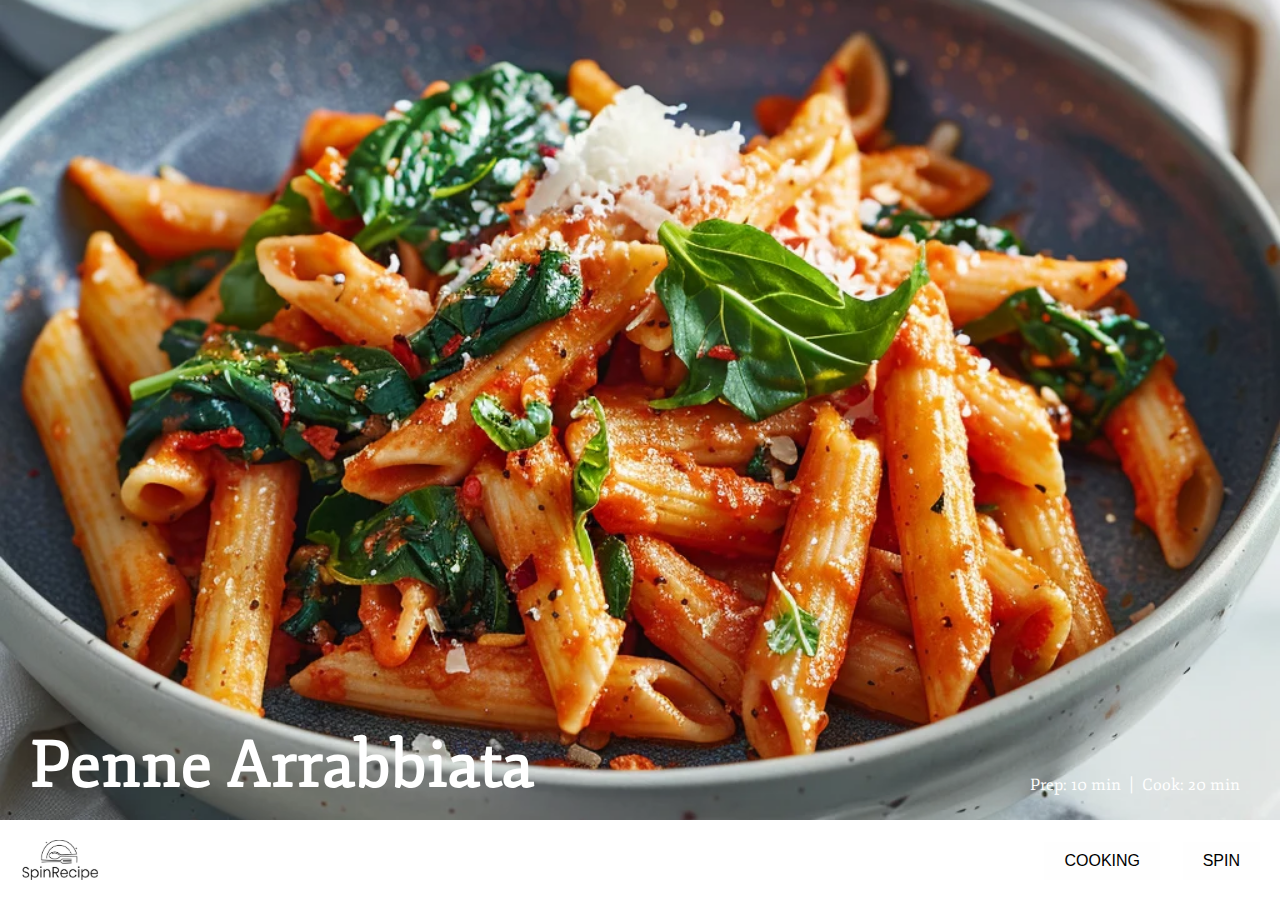
<file: index.html>
<!DOCTYPE html>
<html lang="en">
<head>
  <link href="https://fonts.googleapis.com/css2?family=Aladin&family=Antonio:wght@100..700&family=Dosis:wght@200..800&family=Fjord+One&family=Homemade+Apple&family=Permanent+Marker&family=Unkempt:wght@400;700&display=swap" rel="stylesheet">
  <meta charset="UTF-8">
  <meta name="viewport" content="width=device-width, initial-scale=1.0">
  <title>Full-Width Images with Popups and Hover Effects</title>
  <link rel="stylesheet" href="styles.css">
</head>
<body>
<div class="container">

  <!-- Ingredients 이미지 박스 -->
  <div class="box ingredients-box">
    <img src="1.webp" alt="Penne Arrabbiata" class="image">
    <div class="text-row">
      <span class="title">Penne Arrabbiata</span>
      <span class="prep-cook-time">Prep: 10 min &nbsp;|&nbsp; Cook: 20 min</span>
    </div>
  </div>

  <!-- 왼쪽 하단 로고 박스 -->
  <div class="logo-box">
    <img src="logo.jpg" alt="Logo" class="image">
  </div>

  <!-- 오른쪽 하단 SPIN 버튼 -->
  <button class="spin-button" onclick="showPopup('spin')">SPIN</button>  
<!-- COOKING 버튼 -->

<button class="cooking-button" onclick="window.location.href='cooking.html'">COOKING</button>

  <!-- 팝업 창 -->
  <div id="popup" class="popup">
    <div class="popup-content">
      <span class="close-btn" onclick="closePopup()">&times;</span>
      <p id="popup-text"></p>
    </div>
  </div>

  <script src="script.js"></script>

</body>
</html>
</file>
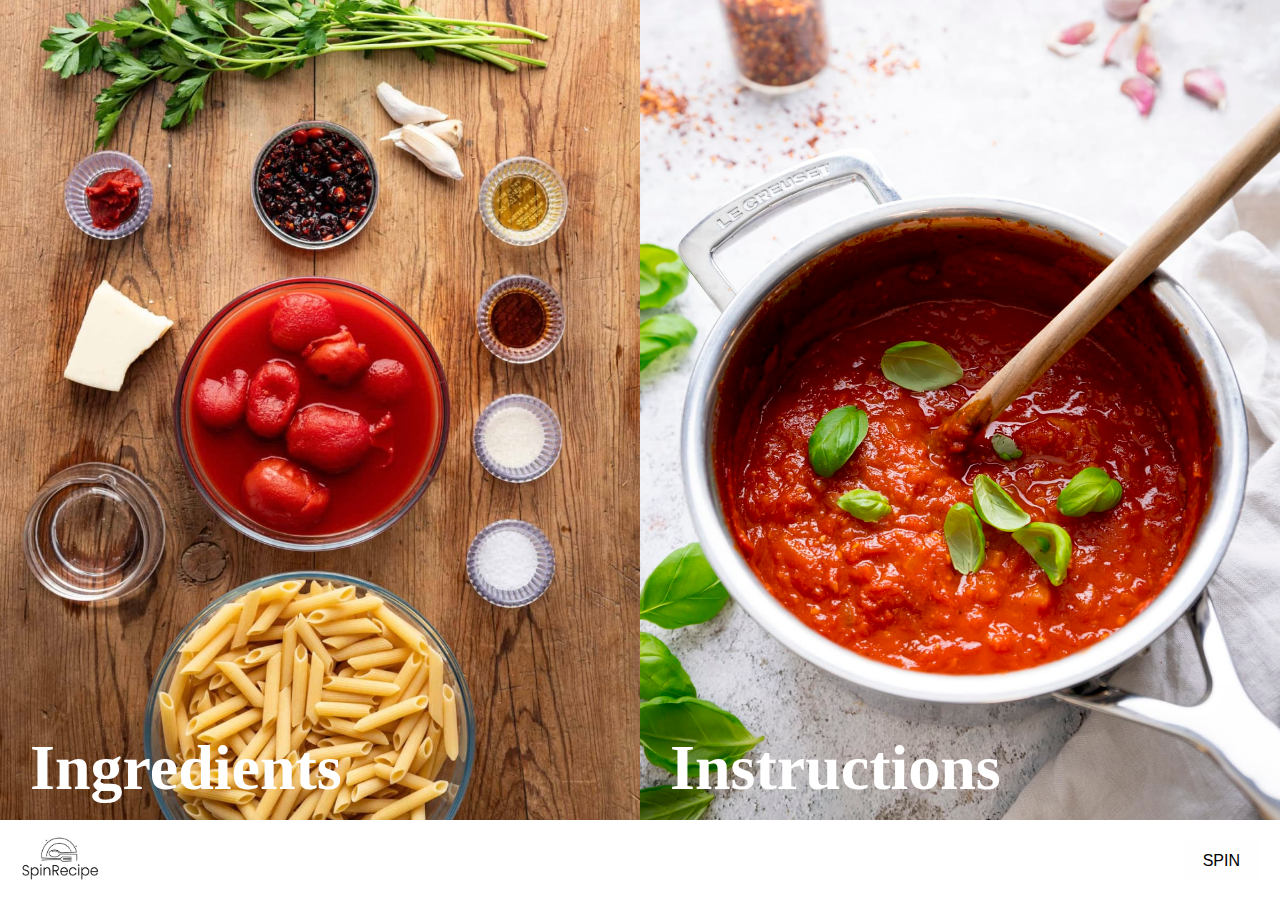
<file: cooking.html>
<!DOCTYPE html>
<html lang="en">
<head>
  <meta charset="UTF-8">
  <meta name="viewport" content="width=device-width, initial-scale=1.0">
  <title>Full-Width Images with Popups and Hover Effects</title>
  <link rel="stylesheet" href="styles.css">
</head>
<body>
  <div class="container">
    <!-- Ingredients 이미지 박스 -->
    <div class="box ingredients-box" onclick="showPopup('ingredients')">
      <img src="2.jpg" alt="Ingredients" class="image">
            <span class="title">Ingredients</span> <!-- 깜빡임 효과를 위해 클래스 추가 -->
      <span>Ingredients</span>
      <div class="text-row">
      <span class="title">Ingredients</span>
    </div>
    </div>

    <!-- Instructions 이미지 박스 -->
    <div class="box instructions-box" onclick="showPopup('instructions')">
      <img src="3.jpg" alt="Instructions" class="image">
          <span class="title">Instructions</span> <!-- 깜빡임 효과를 위해 클래스 추가 -->
      <div class="text-row">
        <span class="title">Instructions</span>
    </div>
    </div>
  </div>

  <!-- 왼쪽 하단 로고 박스 -->
  <!-- Left-bottom clickable logo box to return to the main page -->
  <div class="logo-box">
    <a href="index.html">
      <img src="logo.jpg" alt="Logo" class="image">
    </a>
  </div>

  <!-- 오른쪽 하단 SPIN 버튼 -->
  <button class="spin-button" onclick="showPopup('spin')">SPIN</button>

  <!-- 팝업 창 -->
  <div id="popup" class="popup">
    <div class="popup-content">
      <span class="close-btn" onclick="closePopup()">&times;</span>
      <p id="popup-text"></p>
    </div>
  </div>

  <script src="script.js"></script>
  
</body>
</html>
</file>
<file: styles.css>
* {
  margin: 0;
  padding: 0;
  box-sizing: border-box;
}

body, html {
  width: 100%;
  height: 100%;
  font-family: 'Fjord One', serif; /* Fjord를 기본 폰트로 설정 */
}

.container {
  display: flex;
  width: 100%;
  height: calc(100vh - 80px); /* 화면 높이에서 로고와 버튼 공간 제외 */
}

.box {
  flex: 1;
  position: relative;
  overflow: hidden;
}

.image {
  width: 100%;
  height: 100%;
  object-fit: cover;
}

body {
  font-family: 'Fjord One', serif; /* Fjord를 기본 폰트로 설정 */
}

h1, h2, h3 {
  font-family: 'Fjord One', serif; /* 특정 제목에만 Fjord 적용 */
}
/* penne 글자 크기 */
.title {
  font-size: 4rem; /* 글씨 크기를 4rem으로 설정 */
  font-weight: bold; /* 굵기 설정 */
  color: white; /* 글씨 색상 설정 */
    top: 20px; /* 상단에서의 거리 */
  left: 20px; /* 왼쪽에서의 거리 */
}
/* prep time 글자 크기 */
.prep-cook-time {
  font-size: 1rem; /* 글씨 크기 */
  font-weight: normal; /* 굵기 설정 */
  color: white; /* 글씨 색상 */
  position: absolute; /* 위치 지정 */
  top: 55px; /* 상단에서의 거리 (수정 가능) */
  right: 20px; /* 오른쪽에서의 거리 */

}


/* 텍스트와 시간을 양쪽 끝에 배치 */
.text-row {
  position: absolute;
  bottom: 10px;
  left: 20px;
  right: 20px;
  display: flex;
  justify-content: space-between;
  align-items: center;
  padding: 5px 10px;
  border-radius: 5px;
  color: white;
  font-size: 1.2rem;
  font-weight: bold;
  /* background-color: rgba(0, 0, 0, 0.5); 삭제 또는 비활성화 */
}

/* 텍스트가 단순히 표시되도록 하여 호버 효과 제거 */
.title, .prep-cook-time {
  transition: none;
  cursor: default;
}

/* 왼쪽 하단 로고 박스 스타일 */
.logo-box {
  position: fixed;
  bottom: 20px;
  left: 20px;
  width: 80px;
  height: 40px;
  background-color: #333;
  color: white;
  display: flex;
  justify-content: center;
  align-items: center;
  font-size: 0.8rem;
  border-radius: 4px;
  font-weight: bold;
}

/* SPIN 버튼 스타일 */
.spin-button {
  position: fixed;
  bottom: 20px;
  right: 20px;
  background-color: #FEFEFE;
  color: black;
  padding: 10px 20px;
  border: none;
  cursor: pointer;
  font-size: 1rem;
  border-radius: 0px;
  transition: transform 0.3s;
}

.spin-button:hover {
  animation: shake 0.5s infinite;
}
/* cooking 버튼 스타일 */
.cooking-button {
  position: fixed;
  bottom: 20px;
  right: 120px;
  background-color: #FEFEFE;
  color: black;
  padding: 10px 20px;
  border: none;
  cursor: pointer;
  font-size: 1rem;
  border-radius: 0px;
  transition: transform 0.3s;
}

.cooking-button:hover {
  animation: shake 0.5s infinite;
}

@keyframes shake {
  0%, 100% {
    transform: translateX(0);
  }
  25% {
    transform: translateX(-3px);
  }
  75% {
    transform: translateX(3px);
  }
}

/* 팝업 스타일 */

.popup-title {
  font-family: 'Fjord One', serif; /* 원하는 폰트 */
  font-size: 2rem; /* 제목 글씨 크기 */
  font-weight: bold; /* 제목 굵기 */
  color: #333; /* 제목 색상 */
  margin-bottom: 15px; /* 제목과 리스트 간의 간격 */
  text-align: center; /* 제목을 중앙 정렬 */
}

.popup {
  display: none;
  position: fixed;
  top: 0;
  left: 0;
  width: 100%;
  height: 100%;
  background-color: rgba(0, 0, 0, 0.7);
  justify-content: center;
  align-items: center;
}

.popup p {
  line-height: 1.6; /* 줄 간격을 늘려서 가독성 향상 */
}

.close-btn {
  position: absolute;
  top: 10px;
  right: 20px;
  font-size: 1.5rem;
  cursor: pointer;
}

.popup-content {
  background-color: #fff;
  padding: 40px;
  border-radius: 0px;
  width: 500px;
  max-width: 80%;
  text-align: left;
  position: relative;
}

.close-btn {
  position: absolute;
  top: 10px;
  right: 20px;
  font-size: 1.5rem;
  cursor: pointer;
}

.popup-list {
  font-family: 'Fjord One', serif; /* 리스트에 글씨체 적용 */
  padding-left: 20px; /* 리스트의 왼쪽 여백 */
  margin: 10px 0; /* 위아래 마진 */
  font-size: 1rem; /* 폰트 크기 */
  line-height: 1.6; /* 줄 간격 */
  color: #333; /* 텍스트 색상 */
}

.popup-list li {
  margin-bottom: 10px; /* 리스트 아이템 간격 */
}

.popup-list li::marker {
  color: #000; /* 마커(숫자 또는 동그라미)의 색상 */
}
</file>
